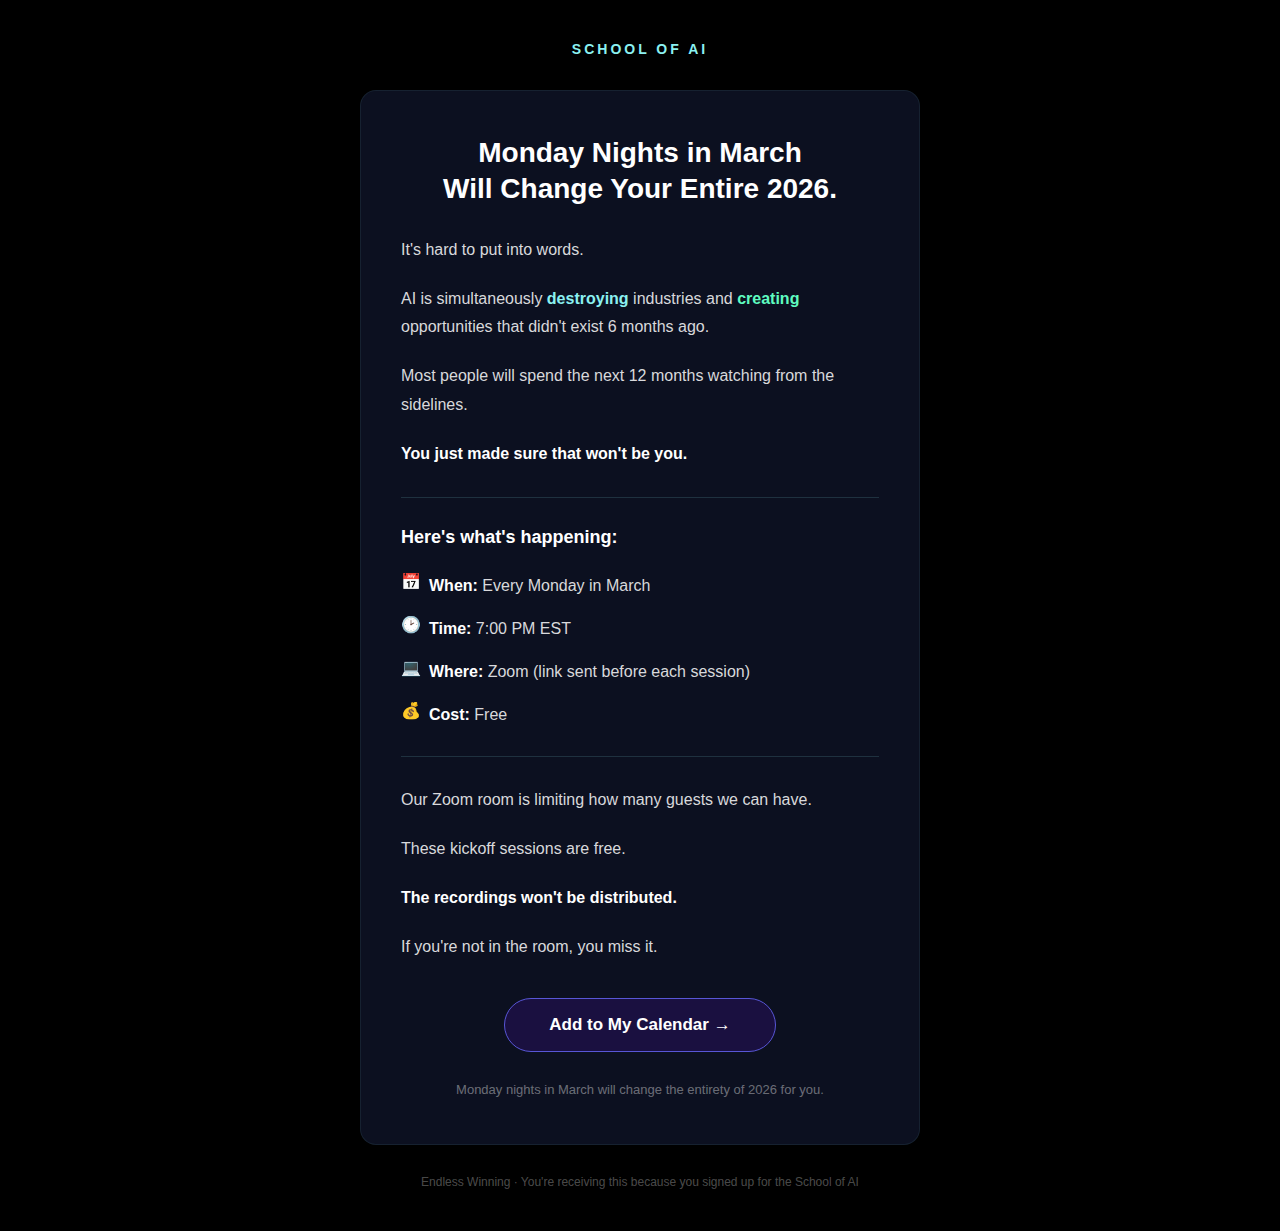
<file: email-template.html>
<!DOCTYPE html>
<html lang="en" xmlns="http://www.w3.org/1999/xhtml" xmlns:v="urn:schemas-microsoft-com:vml" xmlns:o="urn:schemas-microsoft-com:office:office">
<head>
  <meta charset="UTF-8">
  <meta name="viewport" content="width=device-width, initial-scale=1.0">
  <meta name="color-scheme" content="dark">
  <meta name="supported-color-schemes" content="dark">
  <!--[if mso]>
  <noscript>
    <xml>
      <o:OfficeDocumentSettings>
        <o:PixelsPerInch>96</o:PixelsPerInch>
      </o:OfficeDocumentSettings>
    </xml>
  </noscript>
  <![endif]-->
  <title>You're In — School of AI</title>
  <style>
    body, table, td { font-family: Arial, Helvetica, sans-serif; }
    a { text-decoration: none; }
    @media only screen and (max-width: 620px) {
      .email-container { width: 100% !important; padding: 16px !important; }
      .card { padding: 32px 24px !important; }
      .headline { font-size: 24px !important; }
      .cta-btn { padding: 14px 32px !important; font-size: 16px !important; }
    }
  </style>
</head>
<body style="margin: 0; padding: 0; background-color: #000000; -webkit-font-smoothing: antialiased;">

<!-- Dark wrapper -->
<table role="presentation" width="100%" cellpadding="0" cellspacing="0" border="0" style="background-color: #000000;">
<tr>
<td align="center" style="padding: 40px 20px;" class="email-container">

<!-- Content container: 560px max -->
<table role="presentation" width="560" cellpadding="0" cellspacing="0" border="0" style="max-width: 560px; width: 100%;">

  <!-- HEADER: School of AI wordmark -->
  <tr>
    <td align="center" style="padding: 0 0 32px 0;">
      <span style="font-size: 14px; font-weight: 700; letter-spacing: 3px; color: #8BF1F1; text-transform: uppercase;">SCHOOL OF AI</span>
    </td>
  </tr>

  <!-- CARD: main content area -->
  <tr>
    <td class="card" style="background-color: #0c1020; border-radius: 16px; padding: 44px 40px; border: 1px solid rgba(139, 241, 241, 0.08);">

      <!-- HEADLINE -->
      <p class="headline" style="color: #ffffff; font-size: 28px; font-weight: 700; line-height: 1.3; margin: 0 0 28px 0; text-align: center;">
        Monday Nights in March<br>Will Change Your Entire 2026.
      </p>

      <!-- OPENING — pattern interrupt -->
      <p style="color: rgba(255,255,255,0.85); font-size: 16px; line-height: 1.8; margin: 0 0 20px 0;">
        It's hard to put into words.
      </p>

      <p style="color: rgba(255,255,255,0.85); font-size: 16px; line-height: 1.8; margin: 0 0 20px 0;">
        AI is simultaneously <strong style="color: #8BF1F1;">destroying</strong> industries and <strong style="color: #5FFCC0;">creating</strong> opportunities that didn't exist 6 months ago.
      </p>

      <p style="color: rgba(255,255,255,0.85); font-size: 16px; line-height: 1.8; margin: 0 0 20px 0;">
        Most people will spend the next 12 months watching from the sidelines.
      </p>

      <p style="color: #ffffff; font-size: 16px; line-height: 1.8; margin: 0 0 28px 0; font-weight: 600;">
        You just made sure that won't be you.
      </p>

      <!-- DIVIDER -->
      <table role="presentation" width="100%" cellpadding="0" cellspacing="0" border="0">
        <tr><td style="border-top: 1px solid rgba(139, 241, 241, 0.15); padding: 0; height: 1px; font-size: 0; line-height: 0;">&nbsp;</td></tr>
      </table>

      <!-- DETAILS -->
      <p style="color: #ffffff; font-size: 18px; font-weight: 700; margin: 28px 0 20px 0;">
        Here's what's happening:
      </p>

      <table role="presentation" width="100%" cellpadding="0" cellspacing="0" border="0" style="margin: 0 0 8px 0;">
        <tr>
          <td width="28" valign="top" style="color: #8BF1F1; font-size: 16px; padding: 4px 0;">&#x1F4C5;</td>
          <td style="color: rgba(255,255,255,0.85); font-size: 16px; line-height: 1.7; padding: 4px 0;">
            <strong style="color: #ffffff;">When:</strong> Every Monday in March
          </td>
        </tr>
      </table>
      <table role="presentation" width="100%" cellpadding="0" cellspacing="0" border="0" style="margin: 0 0 8px 0;">
        <tr>
          <td width="28" valign="top" style="color: #8BF1F1; font-size: 16px; padding: 4px 0;">&#x1F551;</td>
          <td style="color: rgba(255,255,255,0.85); font-size: 16px; line-height: 1.7; padding: 4px 0;">
            <strong style="color: #ffffff;">Time:</strong> 7:00 PM EST
          </td>
        </tr>
      </table>
      <table role="presentation" width="100%" cellpadding="0" cellspacing="0" border="0" style="margin: 0 0 8px 0;">
        <tr>
          <td width="28" valign="top" style="color: #8BF1F1; font-size: 16px; padding: 4px 0;">&#x1F4BB;</td>
          <td style="color: rgba(255,255,255,0.85); font-size: 16px; line-height: 1.7; padding: 4px 0;">
            <strong style="color: #ffffff;">Where:</strong> Zoom (link sent before each session)
          </td>
        </tr>
      </table>
      <table role="presentation" width="100%" cellpadding="0" cellspacing="0" border="0" style="margin: 0 0 24px 0;">
        <tr>
          <td width="28" valign="top" style="color: #8BF1F1; font-size: 16px; padding: 4px 0;">&#x1F4B0;</td>
          <td style="color: rgba(255,255,255,0.85); font-size: 16px; line-height: 1.7; padding: 4px 0;">
            <strong style="color: #ffffff;">Cost:</strong> Free
          </td>
        </tr>
      </table>

      <!-- DIVIDER -->
      <table role="presentation" width="100%" cellpadding="0" cellspacing="0" border="0">
        <tr><td style="border-top: 1px solid rgba(139, 241, 241, 0.15); padding: 0; height: 1px; font-size: 0; line-height: 0;">&nbsp;</td></tr>
      </table>

      <!-- SCARCITY / URGENCY — Hormozi/Brunson style -->
      <p style="color: rgba(255,255,255,0.85); font-size: 16px; line-height: 1.8; margin: 28px 0 20px 0;">
        Our Zoom room is limiting how many guests we can have.
      </p>

      <p style="color: rgba(255,255,255,0.85); font-size: 16px; line-height: 1.8; margin: 0 0 20px 0;">
        These kickoff sessions are free.
      </p>

      <p style="color: #ffffff; font-size: 16px; line-height: 1.8; margin: 0 0 20px 0; font-weight: 600;">
        The recordings won't be distributed.
      </p>

      <p style="color: rgba(255,255,255,0.85); font-size: 16px; line-height: 1.8; margin: 0 0 36px 0;">
        If you're not in the room, you miss it.
      </p>

      <!-- CTA BUTTON -->
      <table role="presentation" width="100%" cellpadding="0" cellspacing="0" border="0">
        <tr>
          <td align="center">
            <!--[if mso]>
            <v:roundrect xmlns:v="urn:schemas-microsoft-com:vml" xmlns:w="urn:schemas-microsoft-com:office:word" href="https://calendar.google.com/calendar/render?action=TEMPLATE&text=School+of+AI+%E2%80%93+Monday+Session&dates=20260303T000000Z/20260303T010000Z&details=Free+Monday+night+AI+session.+Limited+Zoom+spots.+Recordings+won%27t+be+distributed.&recur=RRULE%3AFREQ%3DWEEKLY%3BCOUNT%3D5" style="height:52px;v-text-anchor:middle;width:300px;" arcsize="50%" strokecolor="#5856D6" strokeweight="1px" fillcolor="#1a1040">
              <w:anchorlock/>
              <center style="color:#ffffff;font-family:Arial,sans-serif;font-size:17px;font-weight:bold;">Add to My Calendar &rarr;</center>
            </v:roundrect>
            <![endif]-->
            <!--[if !mso]><!-->
            <a href="https://calendar.google.com/calendar/render?action=TEMPLATE&text=School+of+AI+%E2%80%93+Monday+Session&dates=20260303T000000Z/20260303T010000Z&details=Free+Monday+night+AI+session.+Limited+Zoom+spots.+Recordings+won%27t+be+distributed.&recur=RRULE%3AFREQ%3DWEEKLY%3BCOUNT%3D5" target="_blank" class="cta-btn" style="display: inline-block; padding: 16px 44px; border-radius: 9999px; border: 1px solid #5856D6; background-color: #1a1040; color: #ffffff; font-size: 17px; font-weight: 700; text-decoration: none; text-align: center;">
              Add to My Calendar &rarr;
            </a>
            <!--<![endif]-->
          </td>
        </tr>
      </table>

      <!-- CLOSING LINE -->
      <p style="color: rgba(255,255,255,0.4); font-size: 13px; line-height: 1.6; margin: 28px 0 0 0; text-align: center;">
        Monday nights in March will change the entirety of 2026 for you.
      </p>

    </td>
  </tr>

  <!-- FOOTER -->
  <tr>
    <td align="center" style="padding: 28px 0 0 0;">
      <p style="color: rgba(255,255,255,0.3); font-size: 12px; line-height: 1.5; margin: 0;">
        Endless Winning &middot; You're receiving this because you signed up for the School of AI
      </p>
    </td>
  </tr>

</table>
</td>
</tr>
</table>

</body>
</html>
</file>
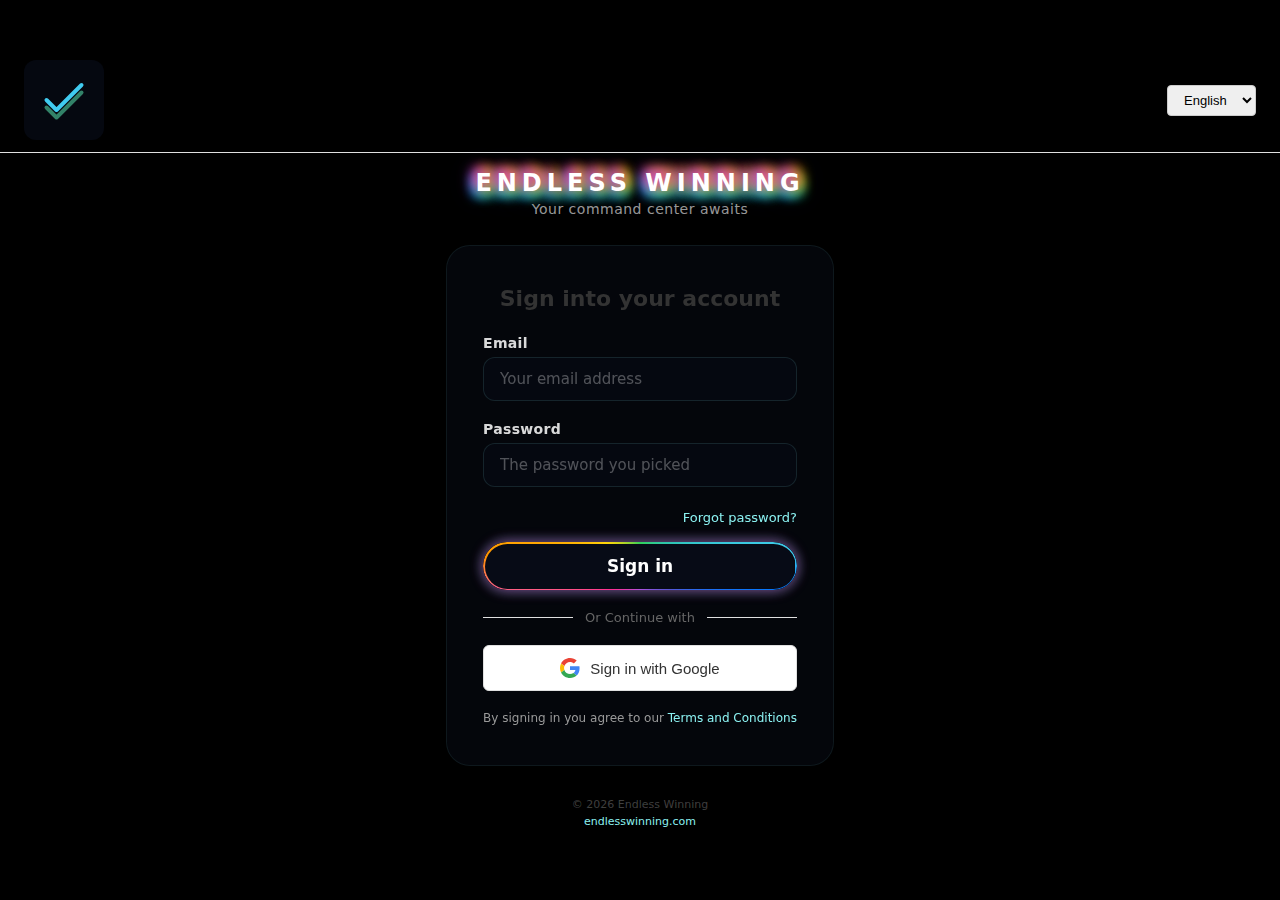
<file: ghl-login/preview.html>
<!DOCTYPE html>
<html lang="en">
<head>
  <meta charset="UTF-8">
  <meta name="viewport" content="width=device-width, initial-scale=1.0">
  <title>EW Login Preview — app.endlesswinning.com</title>
  <style>
    /* Reset to simulate GHL base */
    *, *::before, *::after { box-sizing: border-box; margin: 0; padding: 0; }
    body { margin: 0; padding: 0; background: #e8ecf1; font-family: -apple-system, BlinkMacSystemFont, sans-serif; }
    .form-group { margin-bottom: 16px; }
    .form-control { display: block; width: 100%; padding: 10px 14px; font-size: 15px; border: 1px solid #ccc; border-radius: 6px; background: #fff; color: #333; }
    label { display: block; margin-bottom: 6px; font-size: 14px; font-weight: 500; color: #333; }
    .btn { display: inline-block; padding: 12px 24px; font-size: 16px; font-weight: 600; border: none; border-radius: 6px; cursor: pointer; text-align: center; width: 100%; }
    .btn-blue { background: #007bff; color: #fff; }
    a { color: #007bff; text-decoration: none; }
    h1 { font-size: 22px; font-weight: 600; text-align: center; margin-bottom: 24px; color: #333; }
    .card { background: #fff; border-radius: 8px; padding: 32px; box-shadow: 0 2px 8px rgba(0,0,0,0.1); max-width: 460px; margin: 0 auto; }
    select { padding: 6px 12px; border-radius: 4px; border: 1px solid #ccc; font-size: 13px; }
  </style>
  <!-- === YOUR CUSTOM CSS (login.css) === -->
  <link rel="stylesheet" href="login.css">
</head>
<body>

  <!-- Simulated GHL structure matching real app.endlesswinning.com -->
  <div class="hl_login">

    <!-- Top header bar with logo + language picker -->
    <div class="hl_login--header" style="display: flex; align-items: center; justify-content: space-between; padding: 12px 24px; width: 100%; border-bottom: 1px solid #e0e0e0;">
      <img src="data:image/svg+xml,%3Csvg xmlns='http://www.w3.org/2000/svg' width='160' height='160' viewBox='0 0 160 160'%3E%3Crect width='160' height='160' rx='24' fill='%23050810'/%3E%3Cpath d='M45 80 L65 100 L115 50' stroke='%2340CBF0' stroke-width='8' stroke-linecap='round' stroke-linejoin='round' fill='none'/%3E%3Cpath d='M45 95 L65 115 L115 65' stroke='%235FFCC0' stroke-width='8' stroke-linecap='round' stroke-linejoin='round' fill='none' opacity='0.5'/%3E%3C/svg%3E" alt="Endless Winning">
      <div>
        <span style="margin-right: 8px; font-size: 13px;">Platform Language:</span>
        <select>
          <option>English</option>
        </select>
      </div>
    </div>

    <!-- Main body area -->
    <div class="hl_login--body">
      <div class="card">
        <h1>Sign into your account</h1>

        <form onsubmit="event.preventDefault(); alert('Login form submitted (preview only)');">
          <div class="form-group">
            <label>Email</label>
            <input type="email" class="form-control" placeholder="Your email address">
          </div>

          <div class="form-group">
            <label>Password</label>
            <div style="position: relative;">
              <input type="password" class="form-control" placeholder="The password you picked">
            </div>
          </div>

          <div style="text-align: right; margin-bottom: 16px;">
            <a href="#" style="font-size: 13px;">Forgot password?</a>
          </div>

          <button type="submit" class="btn btn-blue">Sign in</button>
        </form>

        <!-- Or Continue with divider -->
        <div style="display: flex; align-items: center; margin: 20px 0; gap: 12px;">
          <hr style="flex: 1; border: none; border-top: 1px solid #e0e0e0;">
          <span style="font-size: 13px; color: #666; white-space: nowrap;">Or Continue with</span>
          <hr style="flex: 1; border: none; border-top: 1px solid #e0e0e0;">
        </div>

        <!-- Google Sign-In -->
        <button type="button" style="display: flex; align-items: center; justify-content: center; gap: 10px; width: 100%; padding: 12px; border: 1px solid #e0e0e0; border-radius: 6px; background: #fff; cursor: pointer; font-size: 15px; color: #333;">
          <svg width="20" height="20" viewBox="0 0 48 48"><path fill="#EA4335" d="M24 9.5c3.54 0 6.71 1.22 9.21 3.6l6.85-6.85C35.9 2.38 30.47 0 24 0 14.62 0 6.51 5.38 2.56 13.22l7.98 6.19C12.43 13.72 17.74 9.5 24 9.5z"/><path fill="#4285F4" d="M46.98 24.55c0-1.57-.15-3.09-.38-4.55H24v9.02h12.94c-.58 2.96-2.26 5.48-4.78 7.18l7.73 6c4.51-4.18 7.09-10.36 7.09-17.65z"/><path fill="#FBBC05" d="M10.53 28.59c-.48-1.45-.76-2.99-.76-4.59s.27-3.14.76-4.59l-7.98-6.19C.92 16.46 0 20.12 0 24c0 3.88.92 7.54 2.56 10.78l7.97-6.19z"/><path fill="#34A853" d="M24 48c6.48 0 11.93-2.13 15.89-5.81l-7.73-6c-2.15 1.45-4.92 2.3-8.16 2.3-6.26 0-11.57-4.22-13.47-9.91l-7.98 6.19C6.51 42.62 14.62 48 24 48z"/></svg>
          Sign in with Google
        </button>

        <!-- Terms -->
        <p style="text-align: center; margin-top: 20px; font-size: 12px; color: #999;">
          By signing in you agree to our <a href="#" style="font-size: 12px;">Terms and Conditions</a>
        </p>
      </div>
    </div>

  </div>

  <!-- === YOUR CUSTOM JS (login.js) === -->
  <script src="login.js"></script>

</body>
</html>
</file>
<file: ghl-login/login.css>
/* ============================================
   Endless Winning — GHL Login Page Custom CSS
   Paste into: Settings > Company > Custom CSS
   ============================================ */

/* --- Font Loading --- */
@font-face {
  font-family: 'Gilroy';
  src: url('https://school.endlesswinning.com/assets/fonts/gilroy-regular.woff2') format('woff2');
  font-weight: 400;
  font-style: normal;
  font-display: swap;
}

@font-face {
  font-family: 'Gilroy';
  src: url('https://school.endlesswinning.com/assets/fonts/gilroy-bold.woff2') format('woff2');
  font-weight: 700;
  font-style: normal;
  font-display: swap;
}

/* --- Page Background --- */
.hl_login {
  background: #000000 !important;
  font-family: 'Gilroy', system-ui, -apple-system, sans-serif !important;
  min-height: 100vh;
  display: flex;
  flex-direction: column;
  align-items: center;
  justify-content: center;
}

/* --- Logo --- */
.hl_login--header {
  text-align: center;
  margin-bottom: 0 !important;
}

.hl_login--header img {
  max-width: 80px !important;
  height: auto !important;
}

/* --- Hide default heading (replaced by JS) --- */
.hl_login--body .heading2,
.hl_login--header h1,
.hl_login--header h2 {
  display: none !important;
}

/* --- Glass Card --- */
.hl_login--body .card,
.hl_login--body .hl-card {
  background: rgba(12, 16, 32, 0.35) !important;
  -webkit-backdrop-filter: blur(24px) !important;
  backdrop-filter: blur(24px) !important;
  border-radius: 24px !important;
  border: 1px solid rgba(139, 241, 241, 0.08) !important;
  box-shadow: none !important;
  padding: 40px 36px !important;
  max-width: 420px !important;
  width: 100% !important;
}

/* --- Form Labels --- */
.hl_login label,
.hl_login .form-label,
.hl_login--body label {
  color: rgba(255, 255, 255, 0.85) !important;
  font-family: 'Gilroy', system-ui, sans-serif !important;
  font-size: 14px !important;
  font-weight: 600 !important;
  letter-spacing: 0.3px;
  margin-bottom: 6px !important;
}

/* --- Input Fields --- */
.hl_login .form-control,
.hl_login--body input.hl-text-input,
.hl_login--body input[type="email"],
.hl_login--body input[type="password"],
.hl_login--body input[type="text"] {
  background: #050810 !important;
  border: 1px solid rgba(139, 241, 241, 0.12) !important;
  border-radius: 12px !important;
  color: #ffffff !important;
  font-family: 'Gilroy', system-ui, sans-serif !important;
  font-size: 15px !important;
  padding: 12px 16px !important;
  transition: border-color 0.2s ease, box-shadow 0.2s ease !important;
}

.hl_login .form-control:focus,
.hl_login--body input.hl-text-input:focus,
.hl_login--body input[type="email"]:focus,
.hl_login--body input[type="password"]:focus,
.hl_login--body input[type="text"]:focus {
  border-color: #8BF1F1 !important;
  box-shadow: 0 0 0 3px rgba(139, 241, 241, 0.15) !important;
  outline: none !important;
}

.hl_login .form-control::placeholder,
.hl_login--body input::placeholder {
  color: rgba(255, 255, 255, 0.3) !important;
}

/* --- Sign In Button (Rainbow Glow) --- */
.hl_login .btn.btn-blue,
.hl_login--body button[type="submit"],
.hl_login--body .btn-primary {
  position: relative !important;
  background: rgba(10, 14, 30, 0.35) !important;
  -webkit-backdrop-filter: blur(4px) !important;
  backdrop-filter: blur(4px) !important;
  border: none !important;
  border-radius: 9999px !important;
  color: #ffffff !important;
  font-family: 'Gilroy', system-ui, sans-serif !important;
  font-size: 17px !important;
  font-weight: 700 !important;
  padding: 14px 32px !important;
  width: 100% !important;
  cursor: pointer !important;
  overflow: visible !important;
  z-index: 1 !important;
  transition: transform 0.2s ease, box-shadow 0.3s ease !important;
  box-shadow:
    0 0 14px rgba(175, 82, 222, 0.44),
    0 0 14px rgba(255, 45, 146, 0.25),
    0 0 14px rgba(48, 209, 88, 0.2),
    0 0 14px rgba(64, 203, 240, 0.25) !important;
}

.hl_login .btn.btn-blue::before,
.hl_login--body button[type="submit"]::before,
.hl_login--body .btn-primary::before {
  content: '' !important;
  position: absolute !important;
  inset: 0 !important;
  border-radius: 9999px !important;
  padding: 1.5px !important;
  background: conic-gradient(from 180deg,
    #AF52DE 0deg, #FF2D92 52deg, #FF6482 82deg, #FF9500 94deg,
    #FFD60A 124deg, #30D158 180deg, #2EC4B6 236deg, #40CBF0 266deg,
    #007AFF 278deg, #5856D6 308deg, #AF52DE 360deg
  ) !important;
  -webkit-mask: linear-gradient(#fff 0 0) content-box, linear-gradient(#fff 0 0) !important;
  -webkit-mask-composite: xor !important;
  mask-composite: exclude !important;
  pointer-events: none !important;
}

.hl_login .btn.btn-blue:hover,
.hl_login--body button[type="submit"]:hover,
.hl_login--body .btn-primary:hover {
  transform: translateY(-1px) !important;
  box-shadow:
    0 0 20px rgba(175, 82, 222, 0.56),
    0 0 20px rgba(255, 45, 146, 0.35),
    0 0 20px rgba(48, 209, 88, 0.3),
    0 0 20px rgba(64, 203, 240, 0.35) !important;
}

.hl_login .btn.btn-blue:active,
.hl_login--body button[type="submit"]:active,
.hl_login--body .btn-primary:active {
  transform: translateY(0) !important;
}

/* --- Links --- */
.hl_login a,
.hl_login--body a {
  color: #8BF1F1 !important;
  text-decoration: none !important;
  font-family: 'Gilroy', system-ui, sans-serif !important;
  transition: opacity 0.2s ease !important;
}

.hl_login a:hover,
.hl_login--body a:hover {
  opacity: 0.8 !important;
  text-decoration: underline !important;
}

/* --- General Text --- */
.hl_login p,
.hl_login span,
.hl_login div {
  font-family: 'Gilroy', system-ui, sans-serif !important;
}

/* --- Checkbox / Remember Me --- */
.hl_login .form-check-label,
.hl_login--body .form-check-label {
  color: rgba(255, 255, 255, 0.6) !important;
  font-size: 13px !important;
}

/* --- Form Groups Spacing --- */
.hl_login .form-group,
.hl_login--body .form-group {
  margin-bottom: 20px !important;
}

/* --- Remove any default white backgrounds --- */
.hl_login--body,
.hl_login--footer {
  background: transparent !important;
}

/* --- Responsive --- */
@media (max-width: 480px) {
  .hl_login--body .card,
  .hl_login--body .hl-card {
    padding: 32px 24px !important;
    border-radius: 20px !important;
    margin: 0 16px !important;
  }

  .hl_login--header img {
    max-width: 64px !important;
  }

  .hl_login .btn.btn-blue,
  .hl_login--body button[type="submit"],
  .hl_login--body .btn-primary {
    font-size: 16px !important;
    padding: 13px 28px !important;
  }
}
</file>
